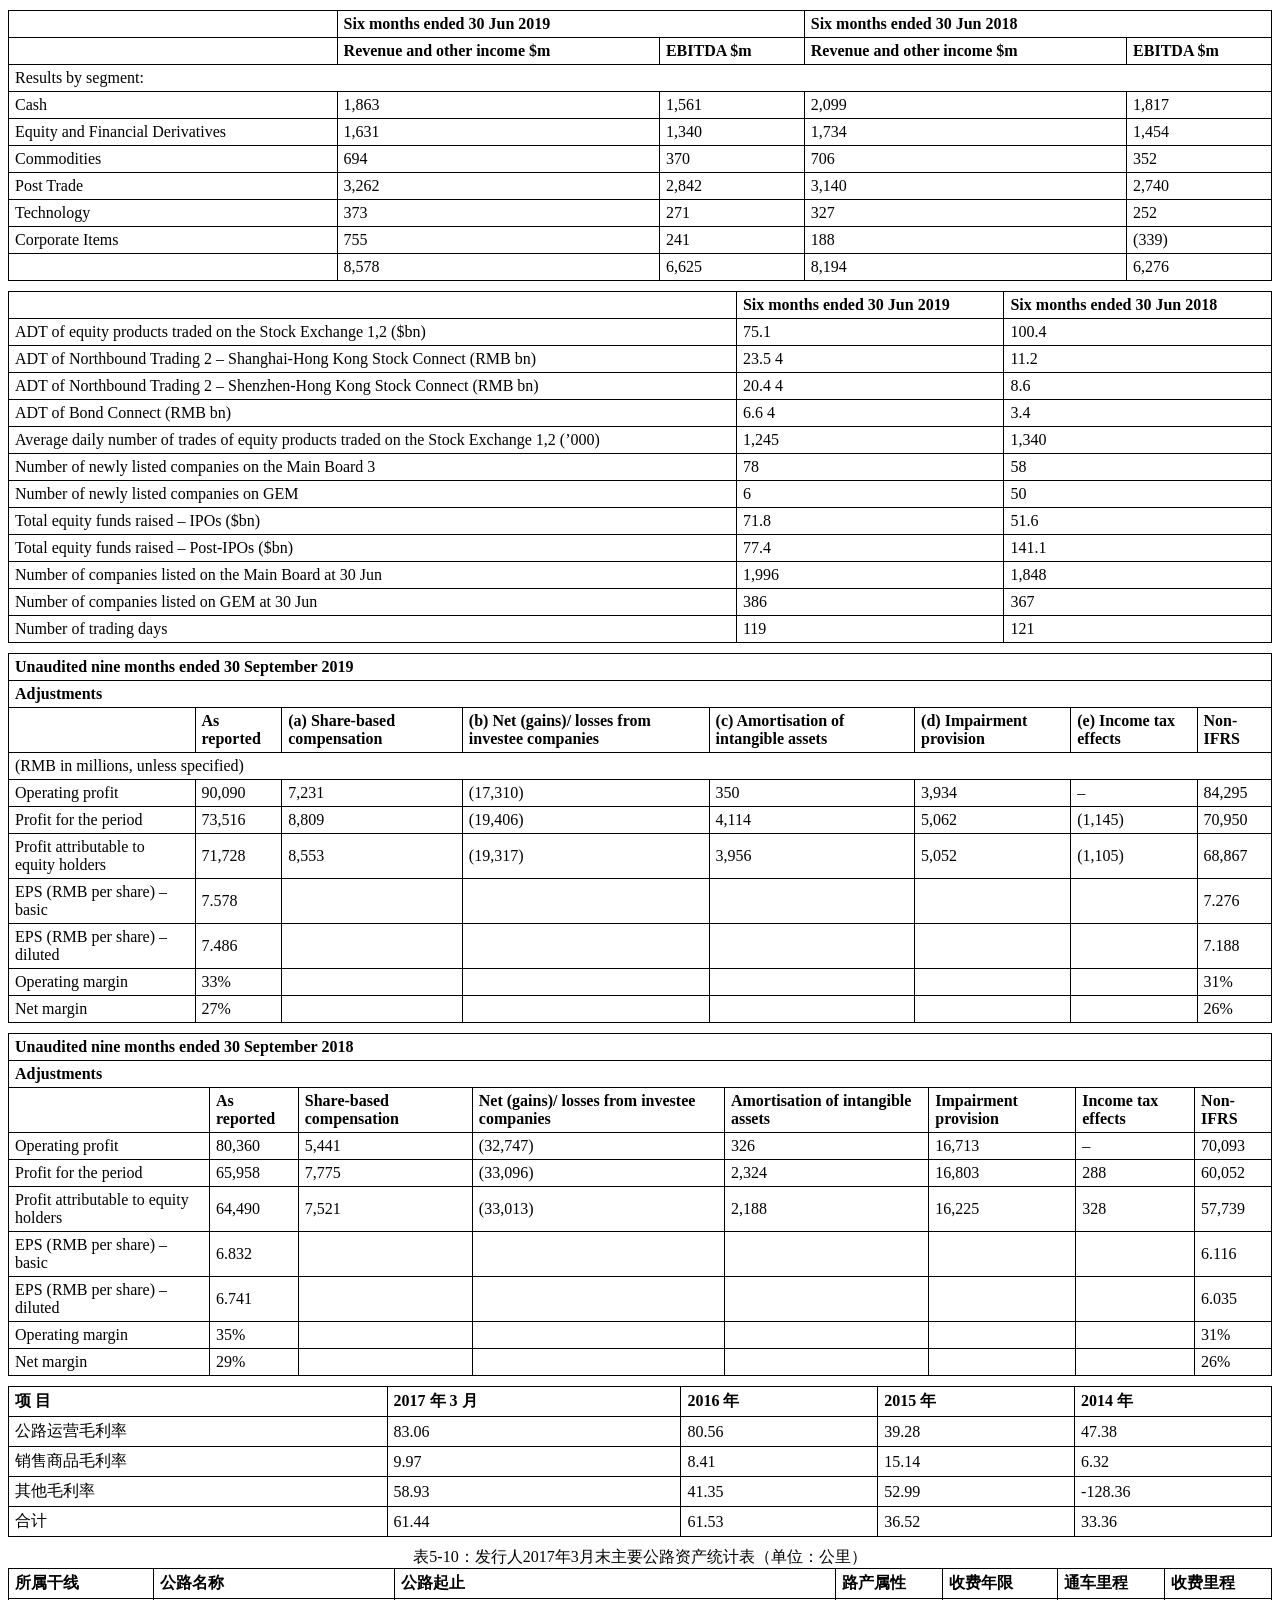
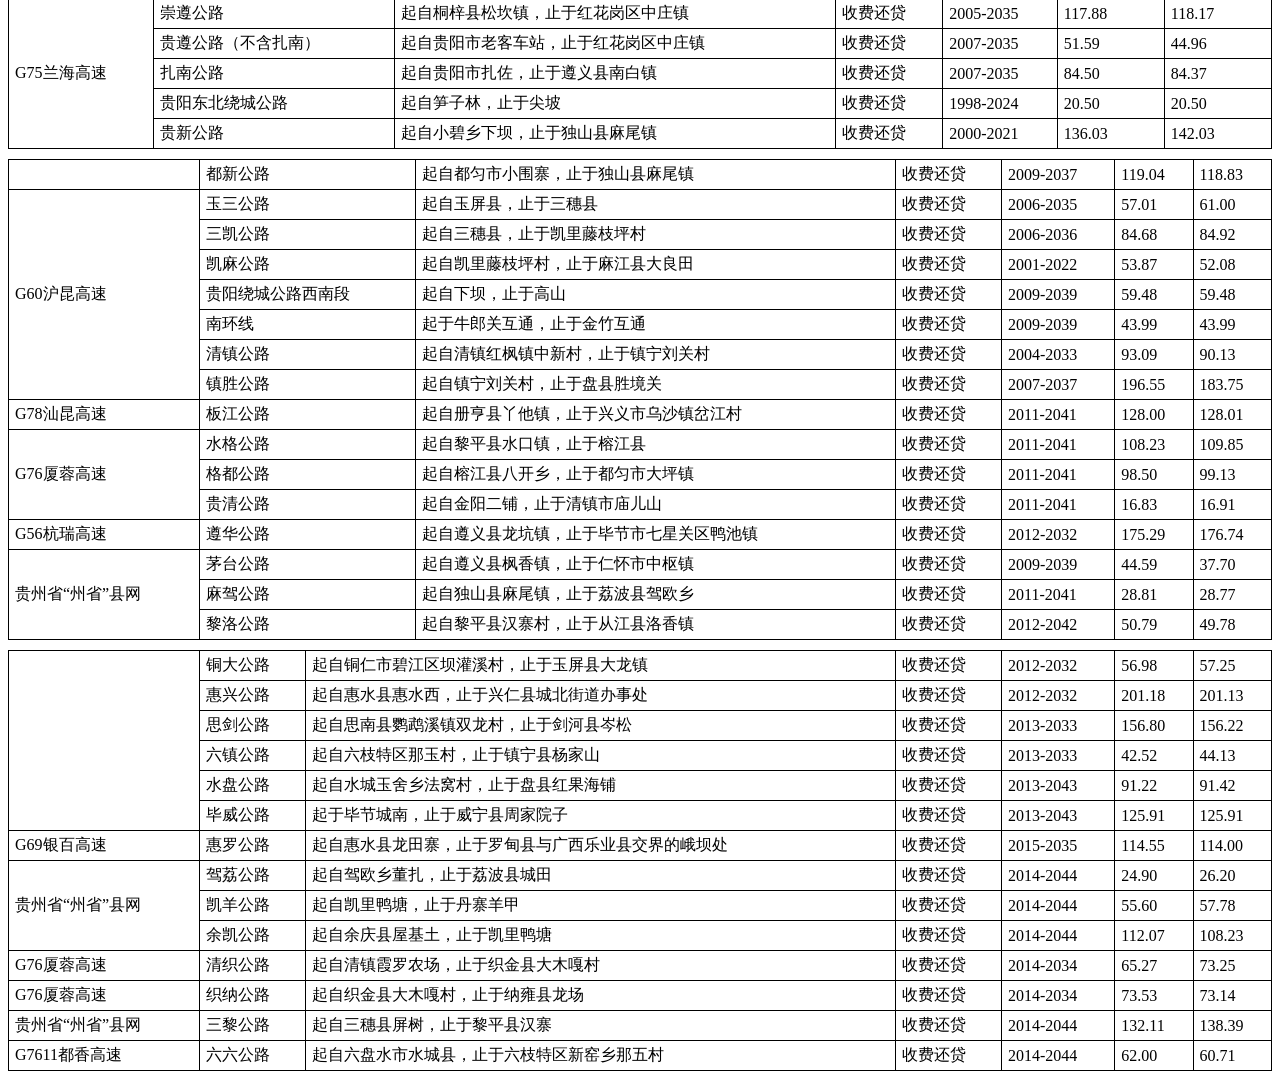
<file: test/all tables.html>
<!DOCTYPE html>
<html lang="en">
<head>
<meta charset="UTF-8">
<title>Original Tables</title>
<style>
table {border-collapse: collapse; width: 100%; margin: 10px 0;}
th, td {border: 1px solid #000; padding: 4px 6px; text-align: left; vertical-align: middle;}
</style>
</head>
<body>

<!-- page1 表1 -->
<table>
  <tr>
    <th></th>
    <th colspan="2">Six months ended 30 Jun 2019</th>
    <th colspan="2">Six months ended 30 Jun 2018</th>
  </tr>
  <tr>
    <th></th>
    <th>Revenue and other income $m</th>
    <th>EBITDA $m</th>
    <th>Revenue and other income $m</th>
    <th>EBITDA $m</th>
  </tr>
  <tr>
    <td colspan="5">Results by segment:</td>
  </tr>
  <tr>
    <td>Cash</td>
    <td>1,863</td>
    <td>1,561</td>
    <td>2,099</td>
    <td>1,817</td>
  </tr>
  <tr>
    <td>Equity and Financial Derivatives</td>
    <td>1,631</td>
    <td>1,340</td>
    <td>1,734</td>
    <td>1,454</td>
  </tr>
  <tr>
    <td>Commodities</td>
    <td>694</td>
    <td>370</td>
    <td>706</td>
    <td>352</td>
  </tr>
  <tr>
    <td>Post Trade</td>
    <td>3,262</td>
    <td>2,842</td>
    <td>3,140</td>
    <td>2,740</td>
  </tr>
  <tr>
    <td>Technology</td>
    <td>373</td>
    <td>271</td>
    <td>327</td>
    <td>252</td>
  </tr>
  <tr>
    <td>Corporate Items</td>
    <td>755</td>
    <td>241</td>
    <td>188</td>
    <td>(339)</td>
  </tr>
  <tr>
    <td></td>
    <td>8,578</td>
    <td>6,625</td>
    <td>8,194</td>
    <td>6,276</td>
  </tr>
</table>

<!-- page3 表1 -->
<table>
  <tr>
    <th></th>
    <th>Six months ended 30 Jun 2019</th>
    <th>Six months ended 30 Jun 2018</th>
  </tr>
  <tr>
    <td>ADT of equity products traded on the Stock Exchange 1,2 ($bn)</td>
    <td>75.1</td>
    <td>100.4</td>
  </tr>
  <tr>
    <td>ADT of Northbound Trading 2 – Shanghai-Hong Kong Stock Connect (RMB bn)</td>
    <td>23.5 4</td>
    <td>11.2</td>
  </tr>
  <tr>
    <td>ADT of Northbound Trading 2 – Shenzhen-Hong Kong Stock Connect (RMB bn)</td>
    <td>20.4 4</td>
    <td>8.6</td>
  </tr>
  <tr>
    <td>ADT of Bond Connect (RMB bn)</td>
    <td>6.6 4</td>
    <td>3.4</td>
  </tr>
  <tr>
    <td>Average daily number of trades of equity products traded on the Stock Exchange 1,2 (’000)</td>
    <td>1,245</td>
    <td>1,340</td>
  </tr>
  <tr>
    <td>Number of newly listed companies on the Main Board 3</td>
    <td>78</td>
    <td>58</td>
  </tr>
  <tr>
    <td>Number of newly listed companies on GEM</td>
    <td>6</td>
    <td>50</td>
  </tr>
  <tr>
    <td>Total equity funds raised – IPOs ($bn)</td>
    <td>71.8</td>
    <td>51.6</td>
  </tr>
  <tr>
    <td>Total equity funds raised – Post-IPOs ($bn)</td>
    <td>77.4</td>
    <td>141.1</td>
  </tr>
  <tr>
    <td>Number of companies listed on the Main Board at 30 Jun</td>
    <td>1,996</td>
    <td>1,848</td>
  </tr>
  <tr>
    <td>Number of companies listed on GEM at 30 Jun</td>
    <td>386</td>
    <td>367</td>
  </tr>
  <tr>
    <td>Number of trading days</td>
    <td>119</td>
    <td>121</td>
  </tr>
</table>


<!-- page4 表1 -->
<table>
<tr>
<th colspan="8">Unaudited nine months ended 30 September 2019
</tr>
<tr>
<th colspan="8">Adjustments
</tr>
  <tr>
    <th></th>
    <th>As reported</th>
    <th>(a) Share-based compensation</th>
    <th>(b) Net (gains)/ losses from investee companies</th>
    <th>(c) Amortisation of intangible assets</th>
    <th>(d) Impairment provision</th>
    <th>(e) Income tax effects</th>
    <th>Non-IFRS</th>
  </tr>
  <tr>
    <td colspan="8">(RMB in millions, unless specified)</td>
  </tr>
  <tr>
    <td>Operating profit</td>
    <td>90,090</td>
    <td>7,231</td>
    <td>(17,310)</td>
    <td>350</td>
    <td>3,934</td>
    <td>–</td>
    <td>84,295</td>
  </tr>
  <tr>
    <td>Profit for the period</td>
    <td>73,516</td>
    <td>8,809</td>
    <td>(19,406)</td>
    <td>4,114</td>
    <td>5,062</td>
    <td>(1,145)</td>
    <td>70,950</td>
  </tr>
  <tr>
    <td>Profit attributable to equity holders</td>
    <td>71,728</td>
    <td>8,553</td>
    <td>(19,317)</td>
    <td>3,956</td>
    <td>5,052</td>
    <td>(1,105)</td>
    <td>68,867</td>
  </tr>
  <tr>
    <td>EPS (RMB per share) – basic</td>
    <td>7.578</td>
    <td></td>
    <td></td>
    <td></td>
    <td></td>
    <td></td>
    <td>7.276</td>
  </tr>
  <tr>
    <td>EPS (RMB per share) – diluted</td>
    <td>7.486</td>
    <td></td>
    <td></td>
    <td></td>
    <td></td>
    <td></td>
    <td>7.188</td>
  </tr>
  <tr>
    <td>Operating margin</td>
    <td>33%</td>
    <td></td>
    <td></td>
    <td></td>
    <td></td>
    <td></td>
    <td>31%</td>
  </tr>
  <tr>
    <td>Net margin</td>
    <td>27%</td>
    <td></td>
    <td></td>
    <td></td>
    <td></td>
    <td></td>
    <td>26%</td>
  </tr>
</table>


<!-- page4 表2 -->
<table>
<tr>
<th colspan="8">Unaudited nine months ended 30 September 2018
</tr>
<tr>
<th colspan="8">Adjustments
</tr>
  <tr>
    <th></th>
    <th>As reported</th>
    <th>Share-based compensation</th>
    <th>Net (gains)/ losses from investee companies</th>
    <th>Amortisation of intangible assets</th>
    <th>Impairment provision</th>
    <th>Income tax effects</th>
    <th>Non-IFRS</th>
  </tr>
  <tr>
    <td>Operating profit</td>
    <td>80,360</td>
    <td>5,441</td>
    <td>(32,747)</td>
    <td>326</td>
    <td>16,713</td>
    <td>–</td>
    <td>70,093</td>
  </tr>
  <tr>
    <td>Profit for the period</td>
    <td>65,958</td>
    <td>7,775</td>
    <td>(33,096)</td>
    <td>2,324</td>
    <td>16,803</td>
    <td>288</td>
    <td>60,052</td>
  </tr>
  <tr>
    <td>Profit attributable to equity holders</td>
    <td>64,490</td>
    <td>7,521</td>
    <td>(33,013)</td>
    <td>2,188</td>
    <td>16,225</td>
    <td>328</td>
    <td>57,739</td>
  </tr>
  <tr>
    <td>EPS (RMB per share) – basic</td>
    <td>6.832</td>
    <td></td>
    <td></td>
    <td></td>
    <td></td>
    <td></td>
    <td>6.116</td>
  </tr>
  <tr>
    <td>EPS (RMB per share) – diluted</td>
    <td>6.741</td>
    <td></td>
    <td></td>
    <td></td>
    <td></td>
    <td></td>
    <td>6.035</td>
  </tr>
  <tr>
    <td>Operating margin</td>
    <td>35%</td>
    <td></td>
    <td></td>
    <td></td>
    <td></td>
    <td></td>
    <td>31%</td>
  </tr>
  <tr>
    <td>Net margin</td>
    <td>29%</td>
    <td></td>
    <td></td>
    <td></td>
    <td></td>
    <td></td>
    <td>26%</td>
  </tr>
</table>


<!-- page5 表1 -->
<table>
  <tr>
    <th>项 目</th>
    <th>2017 年 3 月</th>
    <th>2016 年</th>
    <th>2015 年</th>
    <th>2014 年</th>
  </tr>
  <tr>
    <td>公路运营毛利率</td>
    <td>83.06</td>
    <td>80.56</td>
    <td>39.28</td>
    <td>47.38</td>
  </tr>
  <tr>
    <td>销售商品毛利率</td>
    <td>9.97</td>
    <td>8.41</td>
    <td>15.14</td>
    <td>6.32</td>
  </tr>
  <tr>
    <td>其他毛利率</td>
    <td>58.93</td>
    <td>41.35</td>
    <td>52.99</td>
    <td>-128.36</td>
  </tr>
  <tr>
    <td>合计</td>
    <td>61.44</td>
    <td>61.53</td>
    <td>36.52</td>
    <td>33.36</td>
  </tr>
</table>

<!-- page5 表2 -->
<table border="1" cellspacing="0" cellpadding="5" style="border-collapse: collapse; text-align: center;">
  <caption>表5-10：发行人2017年3月末主要公路资产统计表（单位：公里）</caption>
  <thead>
    <tr>
      <th>所属干线</th>
      <th>公路名称</th>
      <th>公路起止</th>
      <th>路产属性</th>
      <th>收费年限</th>
      <th>通车里程</th>
      <th>收费里程</th>
    </tr>
  </thead>
  <tbody>
    <tr>
      <td rowspan="5">G75兰海高速</td>
      <td>崇遵公路</td>
      <td>起自桐梓县松坎镇，止于红花岗区中庄镇</td>
      <td>收费还贷</td>
      <td>2005-2035</td>
      <td>117.88</td>
      <td>118.17</td>
    </tr>
    <tr>
      <td>贵遵公路（不含扎南）</td>
      <td>起自贵阳市老客车站，止于红花岗区中庄镇</td>
      <td>收费还贷</td>
      <td>2007-2035</td>
      <td>51.59</td>
      <td>44.96</td>
    </tr>
    <tr>
      <td>扎南公路</td>
      <td>起自贵阳市扎佐，止于遵义县南白镇</td>
      <td>收费还贷</td>
      <td>2007-2035</td>
      <td>84.50</td>
      <td>84.37</td>
    </tr>
    <tr>
      <td>贵阳东北绕城公路</td>
      <td>起自笋子林，止于尖坡</td>
      <td>收费还贷</td>
      <td>1998-2024</td>
      <td>20.50</td>
      <td>20.50</td>
    </tr>
    <tr>
      <td>贵新公路</td>
      <td>起自小碧乡下坝，止于独山县麻尾镇</td>
      <td>收费还贷</td>
      <td>2000-2021</td>
      <td>136.03</td>
      <td>142.03</td>
    </tr>
  </tbody>
</table>


<!-- page6 表1 -->
<table border="1" cellspacing="0" cellpadding="5" style="border-collapse: collapse; text-align: center;">
  <tbody>
    <tr>
      <td></td>
      <td>都新公路</td>
      <td>起自都匀市小围寨，止于独山县麻尾镇</td>
      <td>收费还贷</td>
      <td>2009-2037</td>
      <td>119.04</td>
      <td>118.83</td>
    </tr>
    <tr>
      <td rowspan="7">G60沪昆高速</td>
      <td>玉三公路</td>
      <td>起自玉屏县，止于三穗县</td>
      <td>收费还贷</td>
      <td>2006-2035</td>
      <td>57.01</td>
      <td>61.00</td>
    </tr>
    <tr>
      <td>三凯公路</td>
      <td>起自三穗县，止于凯里藤枝坪村</td>
      <td>收费还贷</td>
      <td>2006-2036</td>
      <td>84.68</td>
      <td>84.92</td>
    </tr>
    <tr>
      <td>凯麻公路</td>
      <td>起自凯里藤枝坪村，止于麻江县大良田</td>
      <td>收费还贷</td>
      <td>2001-2022</td>
      <td>53.87</td>
      <td>52.08</td>
    </tr>
    <tr>
      <td>贵阳绕城公路西南段</td>
      <td>起自下坝，止于高山</td>
      <td>收费还贷</td>
      <td>2009-2039</td>
      <td>59.48</td>
      <td>59.48</td>
    </tr>
    <tr>
      <td>南环线</td>
      <td>起于牛郎关互通，止于金竹互通</td>
      <td>收费还贷</td>
      <td>2009-2039</td>
      <td>43.99</td>
      <td>43.99</td>
    </tr>
    <tr>
      <td>清镇公路</td>
      <td>起自清镇红枫镇中新村，止于镇宁刘关村</td>
      <td>收费还贷</td>
      <td>2004-2033</td>
      <td>93.09</td>
      <td>90.13</td>
    </tr>
    <tr>
      <td>镇胜公路</td>
      <td>起自镇宁刘关村，止于盘县胜境关</td>
      <td>收费还贷</td>
      <td>2007-2037</td>
      <td>196.55</td>
      <td>183.75</td>
    </tr>
    <tr>
      <td>G78汕昆高速</td>
      <td>板江公路</td>
      <td>起自册亨县丫他镇，止于兴义市乌沙镇岔江村</td>
      <td>收费还贷</td>
      <td>2011-2041</td>
      <td>128.00</td>
      <td>128.01</td>
    </tr>
    <tr>
      <td rowspan="3">G76厦蓉高速</td>
      <td>水格公路</td>
      <td>起自黎平县水口镇，止于榕江县</td>
      <td>收费还贷</td>
      <td>2011-2041</td>
      <td>108.23</td>
      <td>109.85</td>
    </tr>
    <tr>
      <td>格都公路</td>
      <td>起自榕江县八开乡，止于都匀市大坪镇</td>
      <td>收费还贷</td>
      <td>2011-2041</td>
      <td>98.50</td>
      <td>99.13</td>
    </tr>
    <tr>
      <td>贵清公路</td>
      <td>起自金阳二铺，止于清镇市庙儿山</td>
      <td>收费还贷</td>
      <td>2011-2041</td>
      <td>16.83</td>
      <td>16.91</td>
    </tr>
    <tr>
      <td>G56杭瑞高速</td>
      <td>遵华公路</td>
      <td>起自遵义县龙坑镇，止于毕节市七星关区鸭池镇</td>
      <td>收费还贷</td>
      <td>2012-2032</td>
      <td>175.29</td>
      <td>176.74</td>
    </tr>
    <tr>
      <td rowspan="3">贵州省“州省”县网</td>
      <td>茅台公路</td>
      <td>起自遵义县枫香镇，止于仁怀市中枢镇</td>
      <td>收费还贷</td>
      <td>2009-2039</td>
      <td>44.59</td>
      <td>37.70</td>
    </tr>
    <tr>
      <td>麻驾公路</td>
      <td>起自独山县麻尾镇，止于荔波县驾欧乡</td>
      <td>收费还贷</td>
      <td>2011-2041</td>
      <td>28.81</td>
      <td>28.77</td>
    </tr>
    <tr>
      <td>黎洛公路</td>
      <td>起自黎平县汉寨村，止于从江县洛香镇</td>
      <td>收费还贷</td>
      <td>2012-2042</td>
      <td>50.79</td>
      <td>49.78</td>
    </tr>
  </tbody>
</table>
<!-- page7 表1 -->
<table border="1" cellspacing="0" cellpadding="5" style="border-collapse: collapse; text-align: center;">

  <tbody>
    <tr>
      <td rowspan="6"></td>
      <td>铜大公路</td>
      <td>起自铜仁市碧江区坝灌溪村，止于玉屏县大龙镇</td>
      <td>收费还贷</td>
      <td>2012-2032</td>
      <td>56.98</td>
      <td>57.25</td>
    </tr>
    <tr>
      <td>惠兴公路</td>
      <td>起自惠水县惠水西，止于兴仁县城北街道办事处</td>
      <td>收费还贷</td>
      <td>2012-2032</td>
      <td>201.18</td>
      <td>201.13</td>
    </tr>
    <tr>
      <td>思剑公路</td>
      <td>起自思南县鹦鹉溪镇双龙村，止于剑河县岑松</td>
      <td>收费还贷</td>
      <td>2013-2033</td>
      <td>156.80</td>
      <td>156.22</td>
    </tr>
    <tr>
      <td>六镇公路</td>
      <td>起自六枝特区那玉村，止于镇宁县杨家山</td>
      <td>收费还贷</td>
      <td>2013-2033</td>
      <td>42.52</td>
      <td>44.13</td>
    </tr>
    <tr>
      <td>水盘公路</td>
      <td>起自水城玉舍乡法窝村，止于盘县红果海铺</td>
      <td>收费还贷</td>
      <td>2013-2043</td>
      <td>91.22</td>
      <td>91.42</td>
    </tr>
    <tr>
      <td>毕威公路</td>
      <td>起于毕节城南，止于威宁县周家院子</td>
      <td>收费还贷</td>
      <td>2013-2043</td>
      <td>125.91</td>
      <td>125.91</td>
    </tr>
    <tr>
      <td>G69银百高速</td>
      <td>惠罗公路</td>
      <td>起自惠水县龙田寨，止于罗甸县与广西乐业县交界的峨坝处</td>
      <td>收费还贷</td>
      <td>2015-2035</td>
      <td>114.55</td>
      <td>114.00</td>
    </tr>
    <tr>
      <td rowspan="3">贵州省“州省”县网</td>
      <td>驾荔公路</td>
      <td>起自驾欧乡董扎，止于荔波县城田</td>
      <td>收费还贷</td>
      <td>2014-2044</td>
      <td>24.90</td>
      <td>26.20</td>
    </tr>
    <tr>
      <td>凯羊公路</td>
      <td>起自凯里鸭塘，止于丹寨羊甲</td>
      <td>收费还贷</td>
      <td>2014-2044</td>
      <td>55.60</td>
      <td>57.78</td>
    </tr>
    <tr>
      <td>余凯公路</td>
      <td>起自余庆县屋基土，止于凯里鸭塘</td>
      <td>收费还贷</td>
      <td>2014-2044</td>
      <td>112.07</td>
      <td>108.23</td>
    </tr>
    <tr>
      <td>G76厦蓉高速</td>
      <td>清织公路</td>
      <td>起自清镇霞罗农场，止于织金县大木嘎村</td>
      <td>收费还贷</td>
      <td>2014-2034</td>
      <td>65.27</td>
      <td>73.25</td>
    </tr>
    <tr>
      <td>G76厦蓉高速</td>
      <td>织纳公路</td>
      <td>起自织金县大木嘎村，止于纳雍县龙场</td>
      <td>收费还贷</td>
      <td>2014-2034</td>
      <td>73.53</td>
      <td>73.14</td>
    </tr>
    <tr>
      <td>贵州省“州省”县网</td>
      <td>三黎公路</td>
      <td>起自三穗县屏树，止于黎平县汉寨</td>
      <td>收费还贷</td>
      <td>2014-2044</td>
      <td>132.11</td>
      <td>138.39</td>
    </tr>
    <tr>
      <td>G7611都香高速</td>
      <td>六六公路</td>
      <td>起自六盘水市水城县，止于六枝特区新窑乡那五村</td>
      <td>收费还贷</td>
      <td>2014-2044</td>
      <td>62.00</td>
      <td>60.71</td>
    </tr>
  </tbody>
</table>
</body>
</html>
</file>
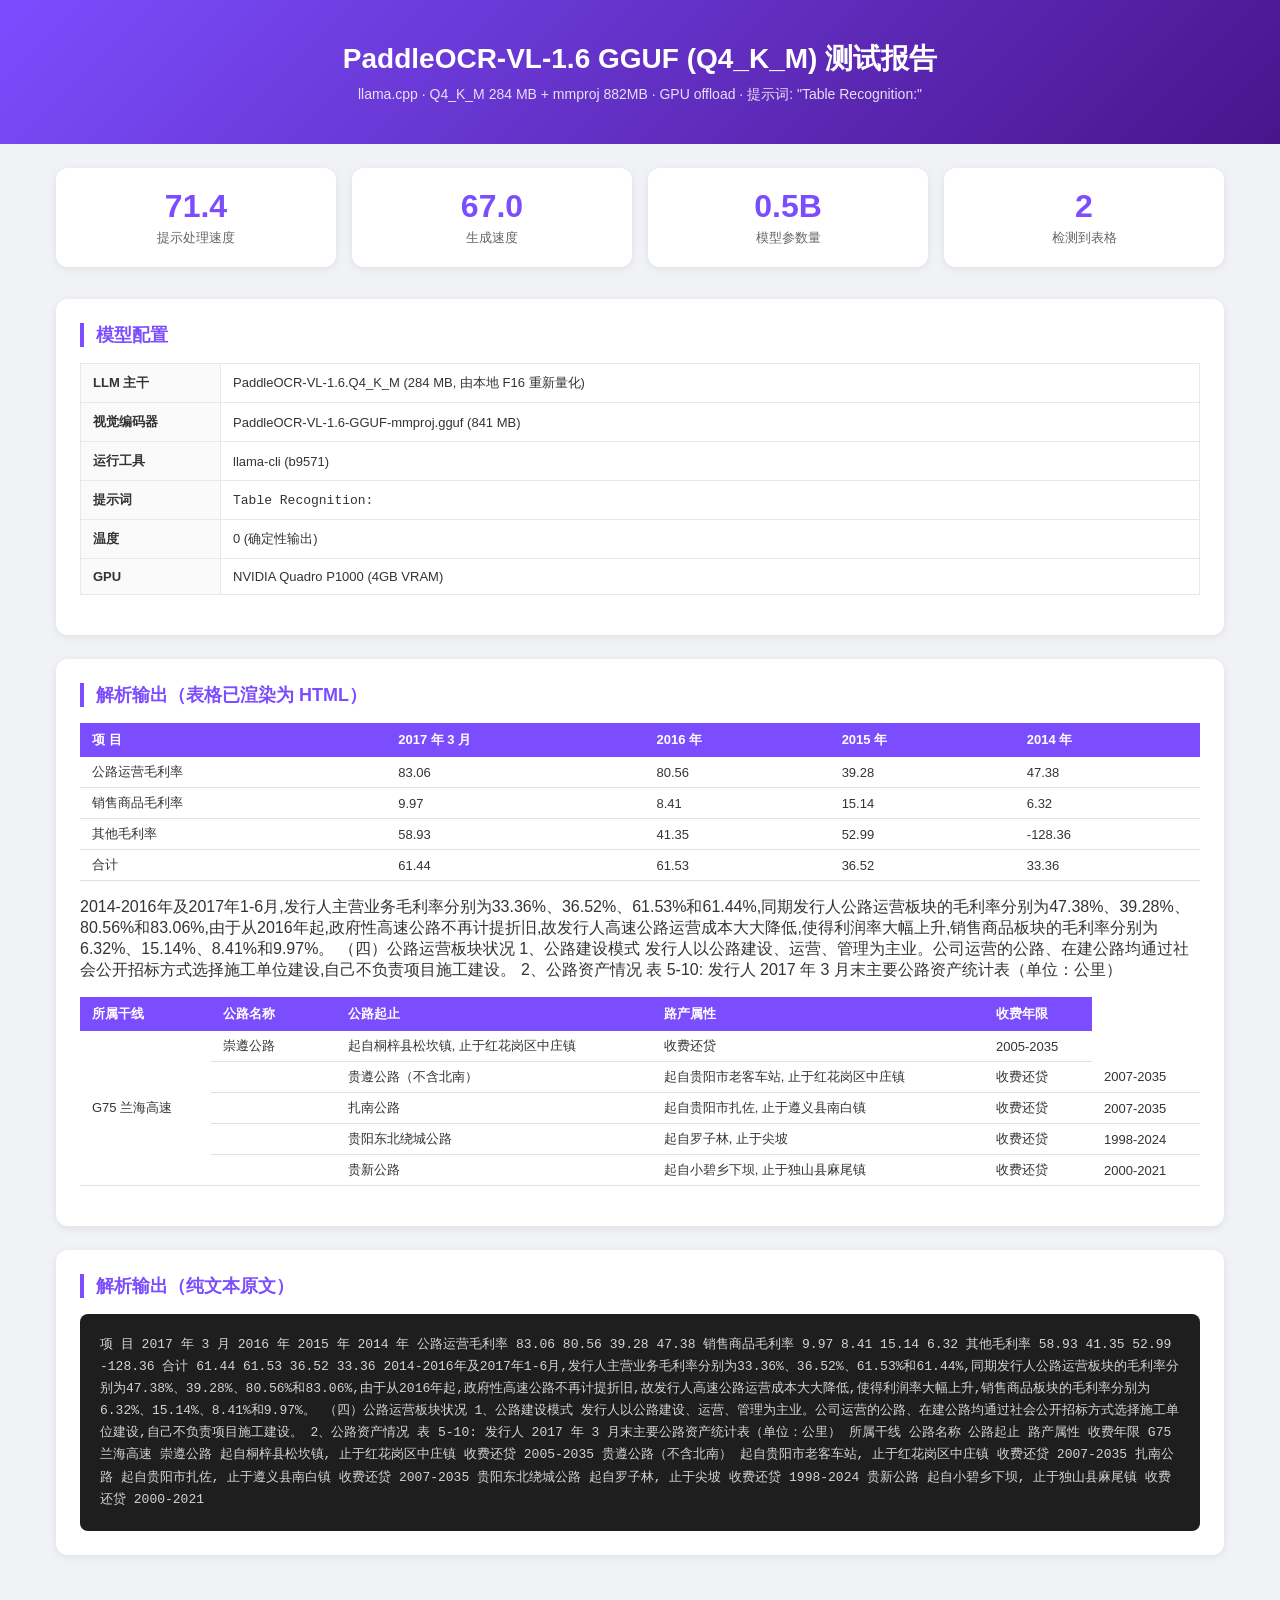
<file: test/output_ocr_vl_gguf/report.html>
<!DOCTYPE html>
<html lang="zh-CN">
<head>
<meta charset="UTF-8">
<meta name="viewport" content="width=device-width, initial-scale=1.0">
<title>PaddleOCR-VL-1.6 GGUF (Q4_K_M) 测试报告</title>
<style>
* { margin: 0; padding: 0; box-sizing: border-box; }
body { font-family: -apple-system, BlinkMacSystemFont, 'Segoe UI', 'PingFang SC', 'Microsoft YaHei', sans-serif; background: #f0f2f5; color: #333; }
.header { background: linear-gradient(135deg, #7c4dff, #4a148c); color: white; padding: 40px 0; text-align: center; }
.header h1 { font-size: 28px; margin-bottom: 8px; }
.header p { opacity: 0.85; font-size: 14px; }
.container { max-width: 1200px; margin: 0 auto; padding: 24px 16px; }
.cards { display: grid; grid-template-columns: repeat(auto-fit, minmax(180px, 1fr)); gap: 16px; margin-bottom: 32px; }
.card { background: white; border-radius: 12px; padding: 20px; box-shadow: 0 2px 8px rgba(0,0,0,0.08); text-align: center; }
.card .num { font-size: 32px; font-weight: 700; color: #7c4dff; }
.card .label { font-size: 13px; color: #666; margin-top: 4px; }
.section { background: white; border-radius: 12px; padding: 24px; margin-bottom: 24px; box-shadow: 0 2px 8px rgba(0,0,0,0.08); }
.section h2 { font-size: 18px; margin-bottom: 16px; color: #7c4dff; border-left: 4px solid #7c4dff; padding-left: 12px; }
pre { background: #1e1e1e; color: #d4d4d4; padding: 20px; border-radius: 8px; font-size: 13px; line-height: 1.7; overflow-x: auto; white-space: pre-wrap; word-wrap: break-word; font-family: 'Cascadia Code', 'Fira Code', 'Source Han Mono', monospace; }
.params-table { width: 100%; border-collapse: collapse; margin: 16px 0; font-size: 13px; }
.params-table td { padding: 10px 12px; border: 1px solid #e8e8e8; }
.params-table td:first-child { background: #fafafa; font-weight: 600; width: 140px; }
.ocr-table { width: 100%; border-collapse: collapse; margin: 16px 0; font-size: 13px; }
.ocr-table th { background: #7c4dff; color: white; padding: 8px 12px; text-align: left; font-weight: 600; white-space: nowrap; }
.ocr-table td { padding: 6px 12px; border-bottom: 1px solid #e0e0e0; white-space: nowrap; }
.ocr-table tr:hover td { background: #f5f0ff; }
.ocr-table th:first-child, .ocr-table td:first-child { white-space: normal; min-width: 100px; }</style>
</head>
<body>
<div class="header">
    <h1>PaddleOCR-VL-1.6 GGUF (Q4_K_M) 测试报告</h1>
    <p>llama.cpp · Q4_K_M 284 MB + mmproj 882MB · GPU offload · 提示词: "Table Recognition:"</p>
</div>
<div class="container">

    <div class="cards">
        <div class="card"><div class="num">71.4</div><div class="label">提示处理速度</div></div>
        <div class="card"><div class="num">67.0</div><div class="label">生成速度</div></div>
        <div class="card"><div class="num">0.5B</div><div class="label">模型参数量</div></div>
        <div class="card"><div class="num">2</div><div class="label">检测到表格</div></div>
    </div>

    <div class="section">
        <h2>模型配置</h2>
        <table class="params-table">
            <tr><td>LLM 主干</td><td>PaddleOCR-VL-1.6.Q4_K_M (284 MB, 由本地 F16 重新量化)</td></tr>
            <tr><td>视觉编码器</td><td>PaddleOCR-VL-1.6-GGUF-mmproj.gguf (841 MB)</td></tr>
            <tr><td>运行工具</td><td>llama-cli (b9571)</td></tr>
            <tr><td>提示词</td><td><code>Table Recognition:</code></td></tr>
            <tr><td>温度</td><td>0 (确定性输出)</td></tr>
            <tr><td>GPU</td><td>NVIDIA Quadro P1000 (4GB VRAM)</td></tr>
        </table>
    </div>

    <div class="section">
        <h2>解析输出（表格已渲染为 HTML）</h2>
        <table class="ocr-table">
<tr><th>项 目</th><th>2017 年 3 月</th><th>2016 年</th><th>2015 年</th><th>2014 年</th></tr>
<tr><td>公路运营毛利率</td><td>83.06</td><td>80.56</td><td>39.28</td><td>47.38</td></tr>
<tr><td>销售商品毛利率</td><td>9.97</td><td>8.41</td><td>15.14</td><td>6.32</td></tr>
<tr><td>其他毛利率</td><td>58.93</td><td>41.35</td><td>52.99</td><td>-128.36</td></tr>
<tr><td>合计</td><td>61.44</td><td>61.53</td><td>36.52</td><td>33.36</td></tr>
</table>
2014-2016年及2017年1-6月,发行人主营业务毛利率分别为33.36%、36.52%、61.53%和61.44%,同期发行人公路运营板块的毛利率分别为47.38%、39.28%、80.56%和83.06%,由于从2016年起,政府性高速公路不再计提折旧,故发行人高速公路运营成本大大降低,使得利润率大幅上升,销售商品板块的毛利率分别为6.32%、15.14%、8.41%和9.97%。
（四）公路运营板块状况
1、公路建设模式
发行人以公路建设、运营、管理为主业。公司运营的公路、在建公路均通过社会公开招标方式选择施工单位建设,自己不负责项目施工建设。
2、公路资产情况
表 5-10: 发行人 2017 年 3 月末主要公路资产统计表（单位：公里）
<table class="ocr-table">
<tr><th>所属干线</th><th>公路名称</th><th>公路起止</th><th>路产属性</th><th>收费年限</th></tr>
<tr><td rowspan="5">G75 兰海高速</td><td>崇遵公路</td><td>起自桐梓县松坎镇, 止于红花岗区中庄镇</td><td>收费还贷</td><td>2005-2035</td></tr>
<tr><td></td><td>贵遵公路（不含北南）</td><td>起自贵阳市老客车站, 止于红花岗区中庄镇</td><td>收费还贷</td><td>2007-2035</td></tr>
<tr><td></td><td>扎南公路</td><td>起自贵阳市扎佐, 止于遵义县南白镇</td><td>收费还贷</td><td>2007-2035</td></tr>
<tr><td></td><td>贵阳东北绕城公路</td><td>起自罗子林, 止于尖坡</td><td>收费还贷</td><td>1998-2024</td></tr>
<tr><td></td><td>贵新公路</td><td>起自小碧乡下坝, 止于独山县麻尾镇</td><td>收费还贷</td><td>2000-2021</td></tr>
</table>
    </div>

    <div class="section">
        <h2>解析输出（纯文本原文）</h2>
        <pre>项 目 2017 年 3 月 2016 年 2015 年 2014 年 公路运营毛利率 83.06 80.56 39.28 47.38 销售商品毛利率 9.97 8.41 15.14 6.32 其他毛利率 58.93 41.35 52.99 -128.36 合计 61.44 61.53 36.52 33.36 2014-2016年及2017年1-6月,发行人主营业务毛利率分别为33.36%、36.52%、61.53%和61.44%,同期发行人公路运营板块的毛利率分别为47.38%、39.28%、80.56%和83.06%,由于从2016年起,政府性高速公路不再计提折旧,故发行人高速公路运营成本大大降低,使得利润率大幅上升,销售商品板块的毛利率分别为6.32%、15.14%、8.41%和9.97%。 （四）公路运营板块状况 1、公路建设模式 发行人以公路建设、运营、管理为主业。公司运营的公路、在建公路均通过社会公开招标方式选择施工单位建设,自己不负责项目施工建设。 2、公路资产情况 表 5-10: 发行人 2017 年 3 月末主要公路资产统计表（单位：公里） 所属干线 公路名称 公路起止 路产属性 收费年限 G75 兰海高速 崇遵公路 起自桐梓县松坎镇, 止于红花岗区中庄镇 收费还贷 2005-2035 贵遵公路（不含北南） 起自贵阳市老客车站, 止于红花岗区中庄镇 收费还贷 2007-2035 扎南公路 起自贵阳市扎佐, 止于遵义县南白镇 收费还贷 2007-2035 贵阳东北绕城公路 起自罗子林, 止于尖坡 收费还贷 1998-2024 贵新公路 起自小碧乡下坝, 止于独山县麻尾镇 收费还贷 2000-2021</pre>
    </div>

</div>
</body>
</html>
</file>
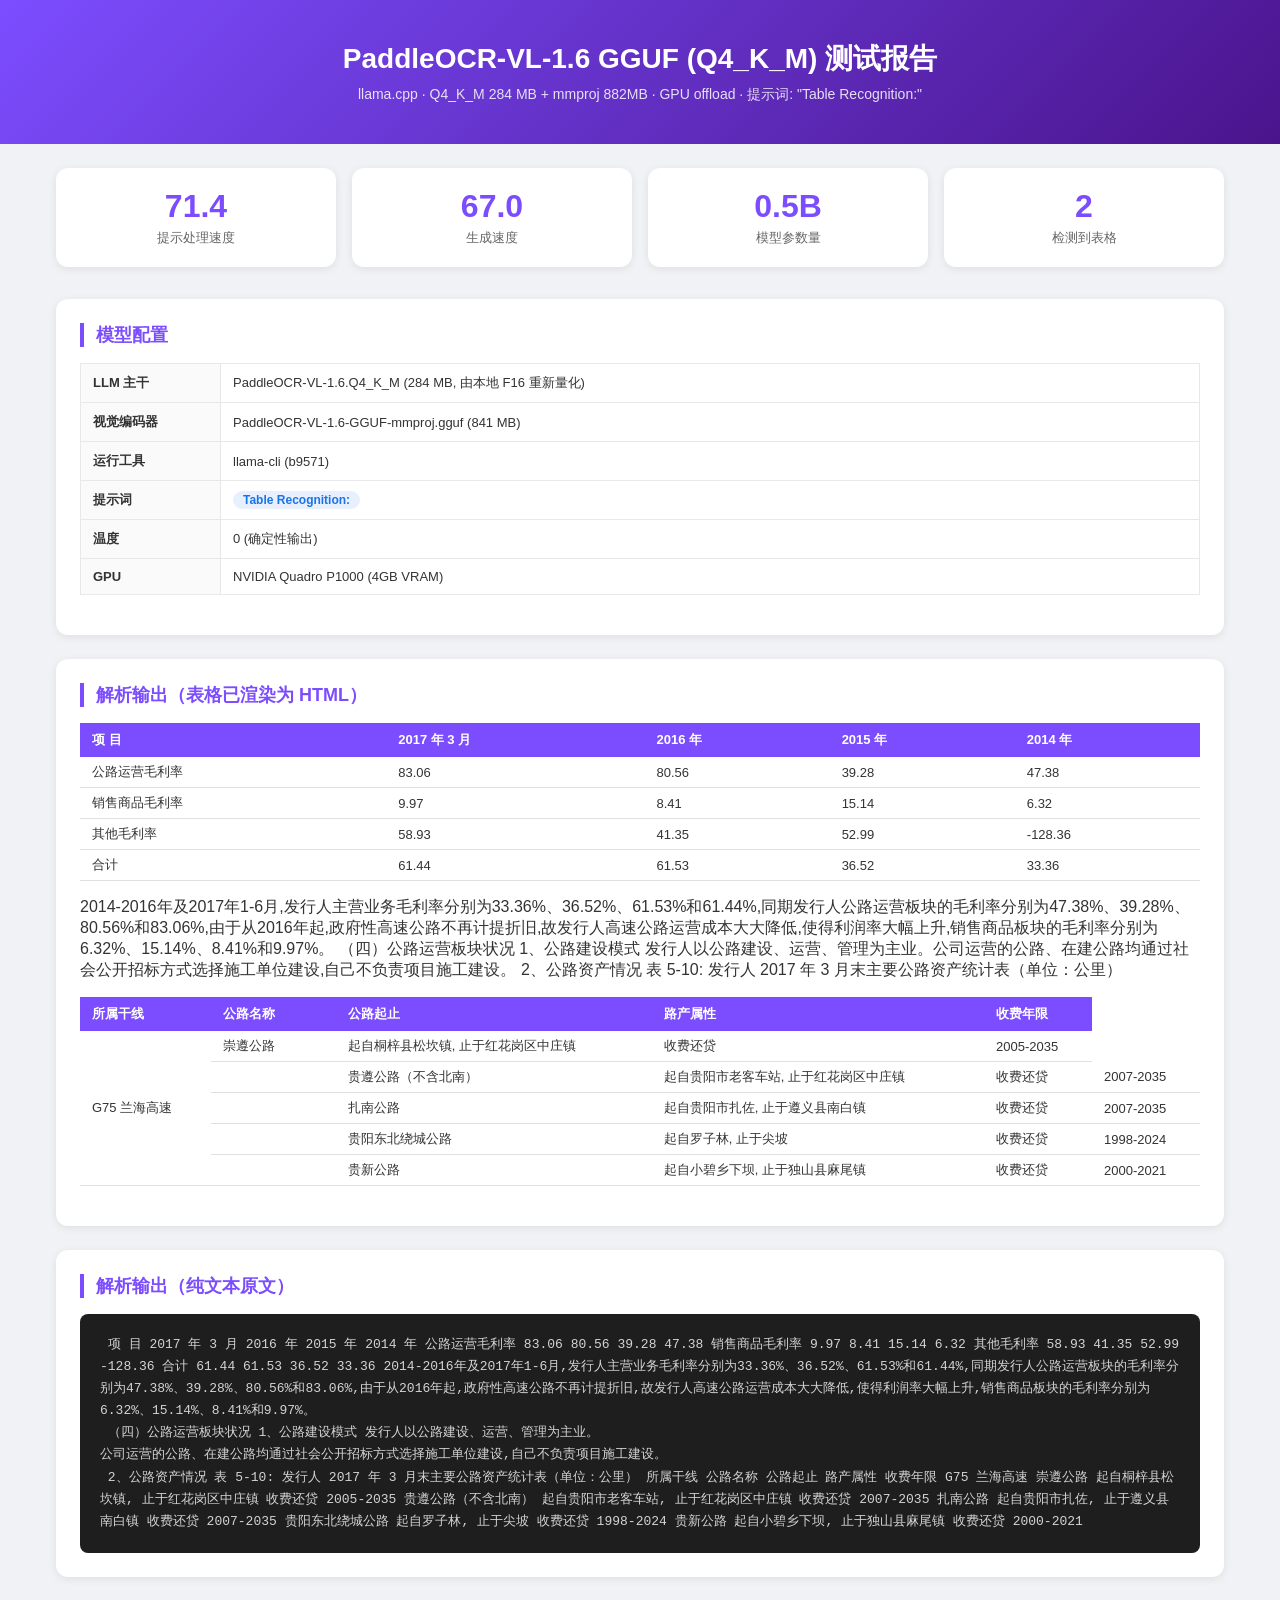
<file: test/output_ocr_vl_gguf/report_v2.html>
<!DOCTYPE html>
<html lang="zh-CN">
<head>
<meta charset="UTF-8">
<meta name="viewport" content="width=device-width, initial-scale=1.0">
<title>PaddleOCR-VL-1.6 GGUF (Q4_K_M) 测试报告</title>
<style>
* { margin: 0; padding: 0; box-sizing: border-box; }
body { font-family: -apple-system, BlinkMacSystemFont, 'Segoe UI', 'PingFang SC', 'Microsoft YaHei', sans-serif; background: #f0f2f5; color: #333; }
.header { background: linear-gradient(135deg, #7c4dff, #4a148c); color: white; padding: 40px 0; text-align: center; }
.header h1 { font-size: 28px; margin-bottom: 8px; }
.header p { opacity: 0.85; font-size: 14px; }
.container { max-width: 1200px; margin: 0 auto; padding: 24px 16px; }
.cards { display: grid; grid-template-columns: repeat(auto-fit, minmax(180px, 1fr)); gap: 16px; margin-bottom: 32px; }
.card { background: white; border-radius: 12px; padding: 20px; box-shadow: 0 2px 8px rgba(0,0,0,0.08); text-align: center; }
.card .num { font-size: 32px; font-weight: 700; color: #7c4dff; }
.card .label { font-size: 13px; color: #666; margin-top: 4px; }
.section { background: white; border-radius: 12px; padding: 24px; margin-bottom: 24px; box-shadow: 0 2px 8px rgba(0,0,0,0.08); }
.section h2 { font-size: 18px; margin-bottom: 16px; color: #7c4dff; border-left: 4px solid #7c4dff; padding-left: 12px; }
pre { background: #1e1e1e; color: #d4d4d4; padding: 20px; border-radius: 8px; font-size: 13px; line-height: 1.7; overflow-x: auto; white-space: pre-wrap; word-wrap: break-word; font-family: 'Cascadia Code', 'Fira Code', 'Source Han Mono', monospace; }
.params-table { width: 100%; border-collapse: collapse; margin: 16px 0; font-size: 13px; }
.params-table td { padding: 10px 12px; border: 1px solid #e8e8e8; }
.params-table td:first-child { background: #fafafa; font-weight: 600; width: 140px; }
.ocr-table { width: 100%; border-collapse: collapse; margin: 16px 0; font-size: 13px; }
.ocr-table th { background: #7c4dff; color: white; padding: 8px 12px; text-align: left; font-weight: 600; white-space: nowrap; }
.ocr-table td { padding: 6px 12px; border-bottom: 1px solid #e0e0e0; white-space: nowrap; }
.ocr-table tr:hover td { background: #f5f0ff; }
.ocr-table th:first-child, .ocr-table td:first-child { white-space: normal; min-width: 100px; }
.compare { display: grid; grid-template-columns: 1fr 1fr; gap: 16px; }
.compare-box { padding: 16px; border-radius: 8px; }
.compare-box.gpu { background: #e8f0fe; border: 1px solid #c5d9f7; }
.compare-box.vl { background: #f3e8ff; border: 1px solid #dcc7ff; }
.compare-box h3 { font-size: 14px; margin-bottom: 8px; }
.compare-box ul { padding-left: 20px; font-size: 13px; line-height: 1.8; }
.used-prompt { display: inline-block; background: #e8f0fe; color: #1a73e8; padding: 2px 10px; border-radius: 14px; font-size: 12px; font-weight: 600; }
</style>
</head>
<body>
<div class="header">
    <h1>PaddleOCR-VL-1.6 GGUF (Q4_K_M) 测试报告</h1>
    <p>llama.cpp · Q4_K_M 284 MB + mmproj 882MB · GPU offload · 提示词: "Table Recognition:"</p>
</div>
<div class="container">

    <div class="cards">
        <div class="card">
            <div class="num">71.4</div>
            <div class="label">提示处理速度</div>
        </div>
        <div class="card">
            <div class="num">67.0</div>
            <div class="label">生成速度</div>
        </div>
        <div class="card">
            <div class="num">0.5B</div>
            <div class="label">模型参数量</div>
        </div>
        <div class="card">
            <div class="num">2</div>
            <div class="label">检测到表格</div>
        </div>
    </div>

    <div class="section">
        <h2>模型配置</h2>
        <table class="params-table">
            <tr><td>LLM 主干</td><td>PaddleOCR-VL-1.6.Q4_K_M (284 MB, 由本地 F16 重新量化)</td></tr>
            <tr><td>视觉编码器</td><td>PaddleOCR-VL-1.6-GGUF-mmproj.gguf (841 MB)</td></tr>
            <tr><td>运行工具</td><td>llama-cli (b9571)</td></tr>
            <tr><td>提示词</td><td><span class="used-prompt">Table Recognition:</span></td></tr>
            <tr><td>温度</td><td>0 (确定性输出)</td></tr>
            <tr><td>GPU</td><td>NVIDIA Quadro P1000 (4GB VRAM)</td></tr>
        </table>
    </div>

    <div class="section">
        <h2>解析输出（表格已渲染为 HTML）</h2>
        <table class="ocr-table">
<tr><th>项 目</th><th>2017 年 3 月</th><th>2016 年</th><th>2015 年</th><th>2014 年</th></tr>
<tr><td>公路运营毛利率</td><td>83.06</td><td>80.56</td><td>39.28</td><td>47.38</td></tr>
<tr><td>销售商品毛利率</td><td>9.97</td><td>8.41</td><td>15.14</td><td>6.32</td></tr>
<tr><td>其他毛利率</td><td>58.93</td><td>41.35</td><td>52.99</td><td>-128.36</td></tr>
<tr><td>合计</td><td>61.44</td><td>61.53</td><td>36.52</td><td>33.36</td></tr>
</table>
2014-2016年及2017年1-6月,发行人主营业务毛利率分别为33.36%、36.52%、61.53%和61.44%,同期发行人公路运营板块的毛利率分别为47.38%、39.28%、80.56%和83.06%,由于从2016年起,政府性高速公路不再计提折旧,故发行人高速公路运营成本大大降低,使得利润率大幅上升,销售商品板块的毛利率分别为6.32%、15.14%、8.41%和9.97%。
（四）公路运营板块状况
1、公路建设模式
发行人以公路建设、运营、管理为主业。公司运营的公路、在建公路均通过社会公开招标方式选择施工单位建设,自己不负责项目施工建设。
2、公路资产情况
表 5-10: 发行人 2017 年 3 月末主要公路资产统计表（单位：公里）
<table class="ocr-table">
<tr><th>所属干线</th><th>公路名称</th><th>公路起止</th><th>路产属性</th><th>收费年限</th></tr>
<tr><td rowspan="5">G75 兰海高速</td><td>崇遵公路</td><td>起自桐梓县松坎镇, 止于红花岗区中庄镇</td><td>收费还贷</td><td>2005-2035</td></tr>
<tr><td></td><td>贵遵公路（不含北南）</td><td>起自贵阳市老客车站, 止于红花岗区中庄镇</td><td>收费还贷</td><td>2007-2035</td></tr>
<tr><td></td><td>扎南公路</td><td>起自贵阳市扎佐, 止于遵义县南白镇</td><td>收费还贷</td><td>2007-2035</td></tr>
<tr><td></td><td>贵阳东北绕城公路</td><td>起自罗子林, 止于尖坡</td><td>收费还贷</td><td>1998-2024</td></tr>
<tr><td></td><td>贵新公路</td><td>起自小碧乡下坝, 止于独山县麻尾镇</td><td>收费还贷</td><td>2000-2021</td></tr>
</table>
    </div>

    <div class="section">
        <h2>解析输出（纯文本原文）</h2>
        <pre> 项 目 2017 年 3 月 2016 年 2015 年 2014 年 公路运营毛利率 83.06 80.56 39.28 47.38 销售商品毛利率 9.97 8.41 15.14 6.32 其他毛利率 58.93 41.35 52.99 -128.36 合计 61.44 61.53 36.52 33.36 2014-2016年及2017年1-6月,发行人主营业务毛利率分别为33.36%、36.52%、61.53%和61.44%,同期发行人公路运营板块的毛利率分别为47.38%、39.28%、80.56%和83.06%,由于从2016年起,政府性高速公路不再计提折旧,故发行人高速公路运营成本大大降低,使得利润率大幅上升,销售商品板块的毛利率分别为6.32%、15.14%、8.41%和9.97%。
 （四）公路运营板块状况 1、公路建设模式 发行人以公路建设、运营、管理为主业。
公司运营的公路、在建公路均通过社会公开招标方式选择施工单位建设,自己不负责项目施工建设。
 2、公路资产情况 表 5-10: 发行人 2017 年 3 月末主要公路资产统计表（单位：公里） 所属干线 公路名称 公路起止 路产属性 收费年限 G75 兰海高速 崇遵公路 起自桐梓县松坎镇, 止于红花岗区中庄镇 收费还贷 2005-2035 贵遵公路（不含北南） 起自贵阳市老客车站, 止于红花岗区中庄镇 收费还贷 2007-2035 扎南公路 起自贵阳市扎佐, 止于遵义县南白镇 收费还贷 2007-2035 贵阳东北绕城公路 起自罗子林, 止于尖坡 收费还贷 1998-2024 贵新公路 起自小碧乡下坝, 止于独山县麻尾镇 收费还贷 2000-2021 </pre>
    </div>

</div>
</body>
</html>
</file>
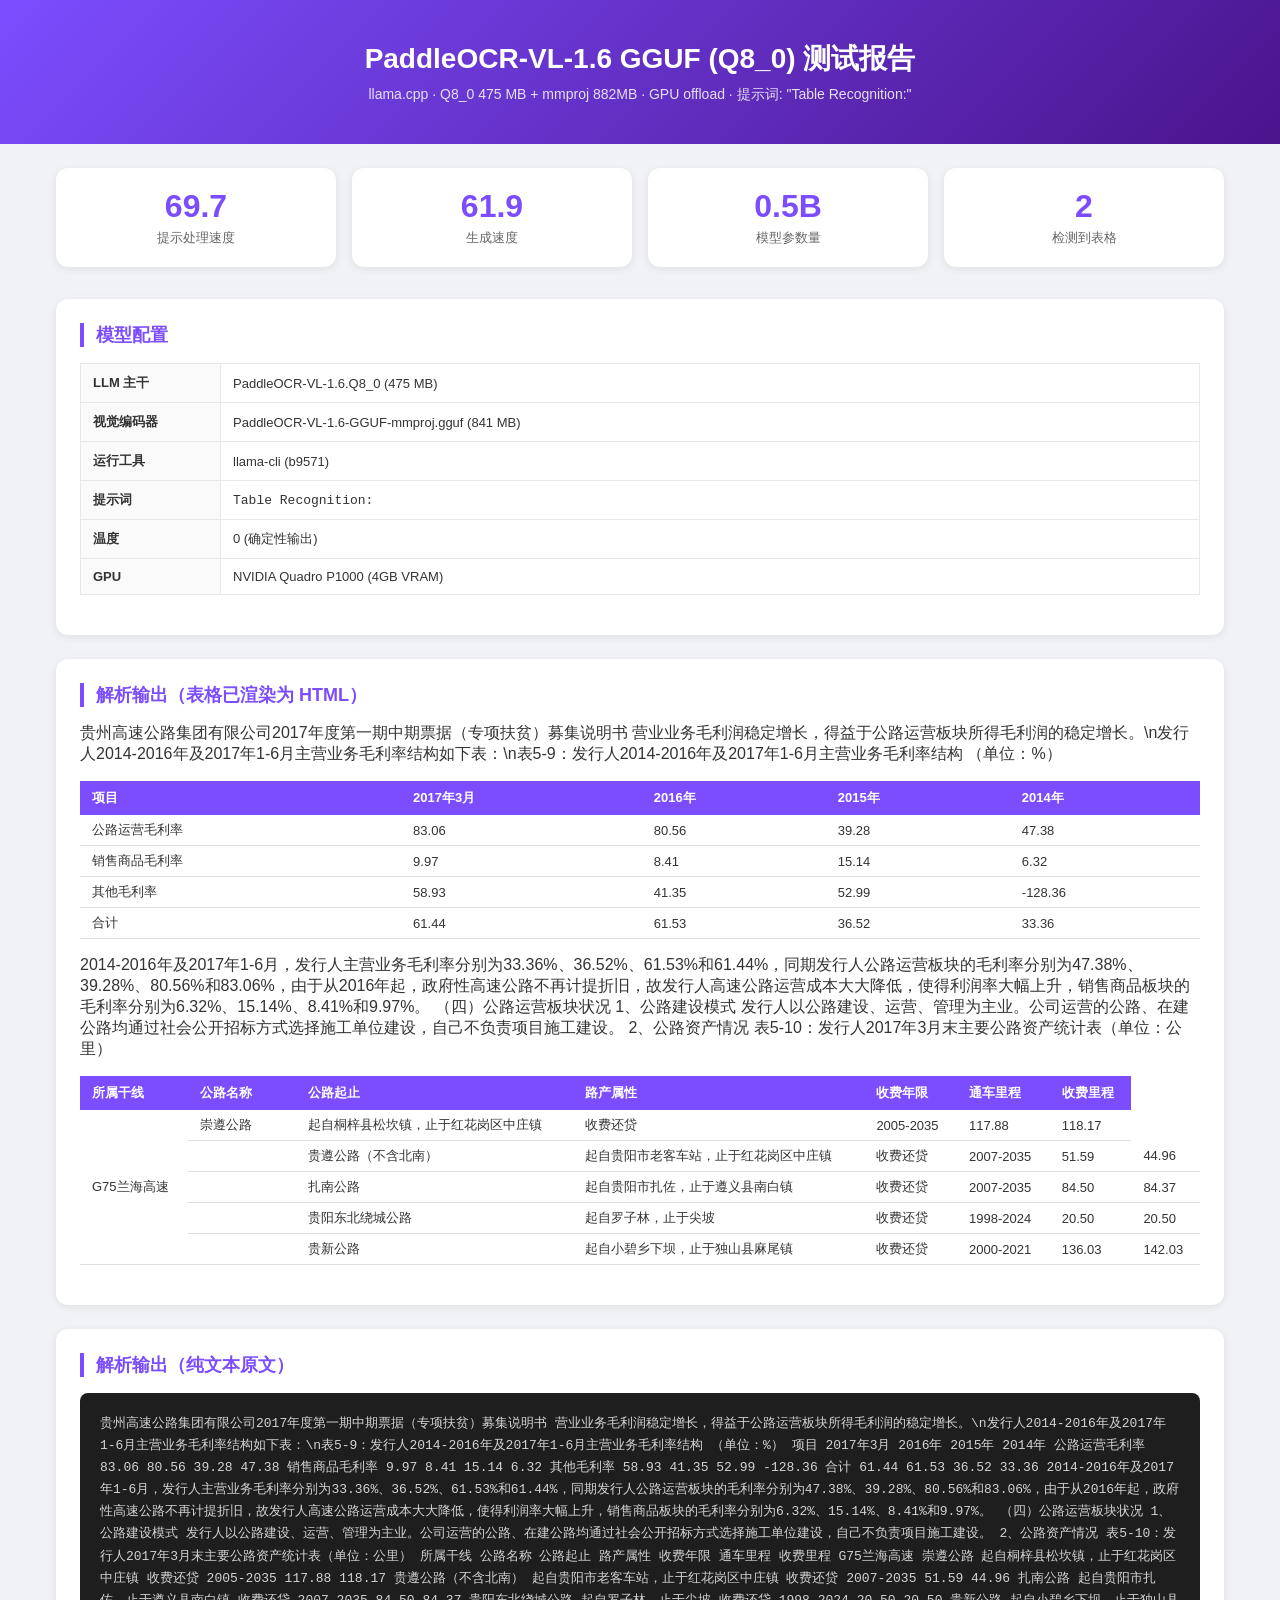
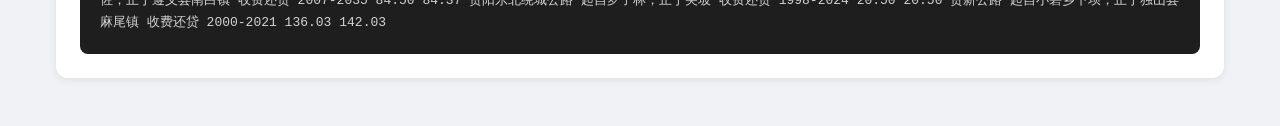
<file: test/output_ocr_vl_q8/report.html>
<!DOCTYPE html>
<html lang="zh-CN">
<head>
<meta charset="UTF-8">
<meta name="viewport" content="width=device-width, initial-scale=1.0">
<title>PaddleOCR-VL-1.6 GGUF (Q8_0) 测试报告</title>
<style>
* { margin: 0; padding: 0; box-sizing: border-box; }
body { font-family: -apple-system, BlinkMacSystemFont, 'Segoe UI', 'PingFang SC', 'Microsoft YaHei', sans-serif; background: #f0f2f5; color: #333; }
.header { background: linear-gradient(135deg, #7c4dff, #4a148c); color: white; padding: 40px 0; text-align: center; }
.header h1 { font-size: 28px; margin-bottom: 8px; }
.header p { opacity: 0.85; font-size: 14px; }
.container { max-width: 1200px; margin: 0 auto; padding: 24px 16px; }
.cards { display: grid; grid-template-columns: repeat(auto-fit, minmax(180px, 1fr)); gap: 16px; margin-bottom: 32px; }
.card { background: white; border-radius: 12px; padding: 20px; box-shadow: 0 2px 8px rgba(0,0,0,0.08); text-align: center; }
.card .num { font-size: 32px; font-weight: 700; color: #7c4dff; }
.card .label { font-size: 13px; color: #666; margin-top: 4px; }
.section { background: white; border-radius: 12px; padding: 24px; margin-bottom: 24px; box-shadow: 0 2px 8px rgba(0,0,0,0.08); }
.section h2 { font-size: 18px; margin-bottom: 16px; color: #7c4dff; border-left: 4px solid #7c4dff; padding-left: 12px; }
pre { background: #1e1e1e; color: #d4d4d4; padding: 20px; border-radius: 8px; font-size: 13px; line-height: 1.7; overflow-x: auto; white-space: pre-wrap; word-wrap: break-word; font-family: 'Cascadia Code', 'Fira Code', 'Source Han Mono', monospace; }
.params-table { width: 100%; border-collapse: collapse; margin: 16px 0; font-size: 13px; }
.params-table td { padding: 10px 12px; border: 1px solid #e8e8e8; }
.params-table td:first-child { background: #fafafa; font-weight: 600; width: 140px; }
.ocr-table { width: 100%; border-collapse: collapse; margin: 16px 0; font-size: 13px; }
.ocr-table th { background: #7c4dff; color: white; padding: 8px 12px; text-align: left; font-weight: 600; white-space: nowrap; }
.ocr-table td { padding: 6px 12px; border-bottom: 1px solid #e0e0e0; white-space: nowrap; }
.ocr-table tr:hover td { background: #f5f0ff; }
.ocr-table th:first-child, .ocr-table td:first-child { white-space: normal; min-width: 100px; }</style>
</head>
<body>
<div class="header">
    <h1>PaddleOCR-VL-1.6 GGUF (Q8_0) 测试报告</h1>
    <p>llama.cpp · Q8_0 475 MB + mmproj 882MB · GPU offload · 提示词: "Table Recognition:"</p>
</div>
<div class="container">

    <div class="cards">
        <div class="card"><div class="num">69.7</div><div class="label">提示处理速度</div></div>
        <div class="card"><div class="num">61.9</div><div class="label">生成速度</div></div>
        <div class="card"><div class="num">0.5B</div><div class="label">模型参数量</div></div>
        <div class="card"><div class="num">2</div><div class="label">检测到表格</div></div>
    </div>

    <div class="section">
        <h2>模型配置</h2>
        <table class="params-table">
            <tr><td>LLM 主干</td><td>PaddleOCR-VL-1.6.Q8_0 (475 MB)</td></tr>
            <tr><td>视觉编码器</td><td>PaddleOCR-VL-1.6-GGUF-mmproj.gguf (841 MB)</td></tr>
            <tr><td>运行工具</td><td>llama-cli (b9571)</td></tr>
            <tr><td>提示词</td><td><code>Table Recognition:</code></td></tr>
            <tr><td>温度</td><td>0 (确定性输出)</td></tr>
            <tr><td>GPU</td><td>NVIDIA Quadro P1000 (4GB VRAM)</td></tr>
        </table>
    </div>

    <div class="section">
        <h2>解析输出（表格已渲染为 HTML）</h2>
        贵州高速公路集团有限公司2017年度第一期中期票据（专项扶贫）募集说明书
营业业务毛利润稳定增长，得益于公路运营板块所得毛利润的稳定增长。\n发行人2014-2016年及2017年1-6月主营业务毛利率结构如下表：\n表5-9：发行人2014-2016年及2017年1-6月主营业务毛利率结构
（单位：%）
<table class="ocr-table">
<tr><th>项目</th><th>2017年3月</th><th>2016年</th><th>2015年</th><th>2014年</th></tr>
<tr><td>公路运营毛利率</td><td>83.06</td><td>80.56</td><td>39.28</td><td>47.38</td></tr>
<tr><td>销售商品毛利率</td><td>9.97</td><td>8.41</td><td>15.14</td><td>6.32</td></tr>
<tr><td>其他毛利率</td><td>58.93</td><td>41.35</td><td>52.99</td><td>-128.36</td></tr>
<tr><td>合计</td><td>61.44</td><td>61.53</td><td>36.52</td><td>33.36</td></tr>
</table>
2014-2016年及2017年1-6月，发行人主营业务毛利率分别为33.36%、36.52%、61.53%和61.44%，同期发行人公路运营板块的毛利率分别为47.38%、39.28%、80.56%和83.06%，由于从2016年起，政府性高速公路不再计提折旧，故发行人高速公路运营成本大大降低，使得利润率大幅上升，销售商品板块的毛利率分别为6.32%、15.14%、8.41%和9.97%。
（四）公路运营板块状况
1、公路建设模式
发行人以公路建设、运营、管理为主业。公司运营的公路、在建公路均通过社会公开招标方式选择施工单位建设，自己不负责项目施工建设。
2、公路资产情况
表5-10：发行人2017年3月末主要公路资产统计表（单位：公里）
<table class="ocr-table">
<tr><th>所属干线</th><th>公路名称</th><th>公路起止</th><th>路产属性</th><th>收费年限</th><th>通车里程</th><th>收费里程</th></tr>
<tr><td rowspan="5">G75兰海高速</td><td>崇遵公路</td><td>起自桐梓县松坎镇，止于红花岗区中庄镇</td><td>收费还贷</td><td>2005-2035</td><td>117.88</td><td>118.17</td></tr>
<tr><td></td><td>贵遵公路（不含北南）</td><td>起自贵阳市老客车站，止于红花岗区中庄镇</td><td>收费还贷</td><td>2007-2035</td><td>51.59</td><td>44.96</td></tr>
<tr><td></td><td>扎南公路</td><td>起自贵阳市扎佐，止于遵义县南白镇</td><td>收费还贷</td><td>2007-2035</td><td>84.50</td><td>84.37</td></tr>
<tr><td></td><td>贵阳东北绕城公路</td><td>起自罗子林，止于尖坡</td><td>收费还贷</td><td>1998-2024</td><td>20.50</td><td>20.50</td></tr>
<tr><td></td><td>贵新公路</td><td>起自小碧乡下坝，止于独山县麻尾镇</td><td>收费还贷</td><td>2000-2021</td><td>136.03</td><td>142.03</td></tr>
</table>
    </div>

    <div class="section">
        <h2>解析输出（纯文本原文）</h2>
        <pre>贵州高速公路集团有限公司2017年度第一期中期票据（专项扶贫）募集说明书 营业业务毛利润稳定增长，得益于公路运营板块所得毛利润的稳定增长。\n发行人2014-2016年及2017年1-6月主营业务毛利率结构如下表：\n表5-9：发行人2014-2016年及2017年1-6月主营业务毛利率结构 （单位：%） 项目 2017年3月 2016年 2015年 2014年 公路运营毛利率 83.06 80.56 39.28 47.38 销售商品毛利率 9.97 8.41 15.14 6.32 其他毛利率 58.93 41.35 52.99 -128.36 合计 61.44 61.53 36.52 33.36 2014-2016年及2017年1-6月，发行人主营业务毛利率分别为33.36%、36.52%、61.53%和61.44%，同期发行人公路运营板块的毛利率分别为47.38%、39.28%、80.56%和83.06%，由于从2016年起，政府性高速公路不再计提折旧，故发行人高速公路运营成本大大降低，使得利润率大幅上升，销售商品板块的毛利率分别为6.32%、15.14%、8.41%和9.97%。 （四）公路运营板块状况 1、公路建设模式 发行人以公路建设、运营、管理为主业。公司运营的公路、在建公路均通过社会公开招标方式选择施工单位建设，自己不负责项目施工建设。 2、公路资产情况 表5-10：发行人2017年3月末主要公路资产统计表（单位：公里） 所属干线 公路名称 公路起止 路产属性 收费年限 通车里程 收费里程 G75兰海高速 崇遵公路 起自桐梓县松坎镇，止于红花岗区中庄镇 收费还贷 2005-2035 117.88 118.17 贵遵公路（不含北南） 起自贵阳市老客车站，止于红花岗区中庄镇 收费还贷 2007-2035 51.59 44.96 扎南公路 起自贵阳市扎佐，止于遵义县南白镇 收费还贷 2007-2035 84.50 84.37 贵阳东北绕城公路 起自罗子林，止于尖坡 收费还贷 1998-2024 20.50 20.50 贵新公路 起自小碧乡下坝，止于独山县麻尾镇 收费还贷 2000-2021 136.03 142.03</pre>
    </div>

</div>
</body>
</html>
</file>
